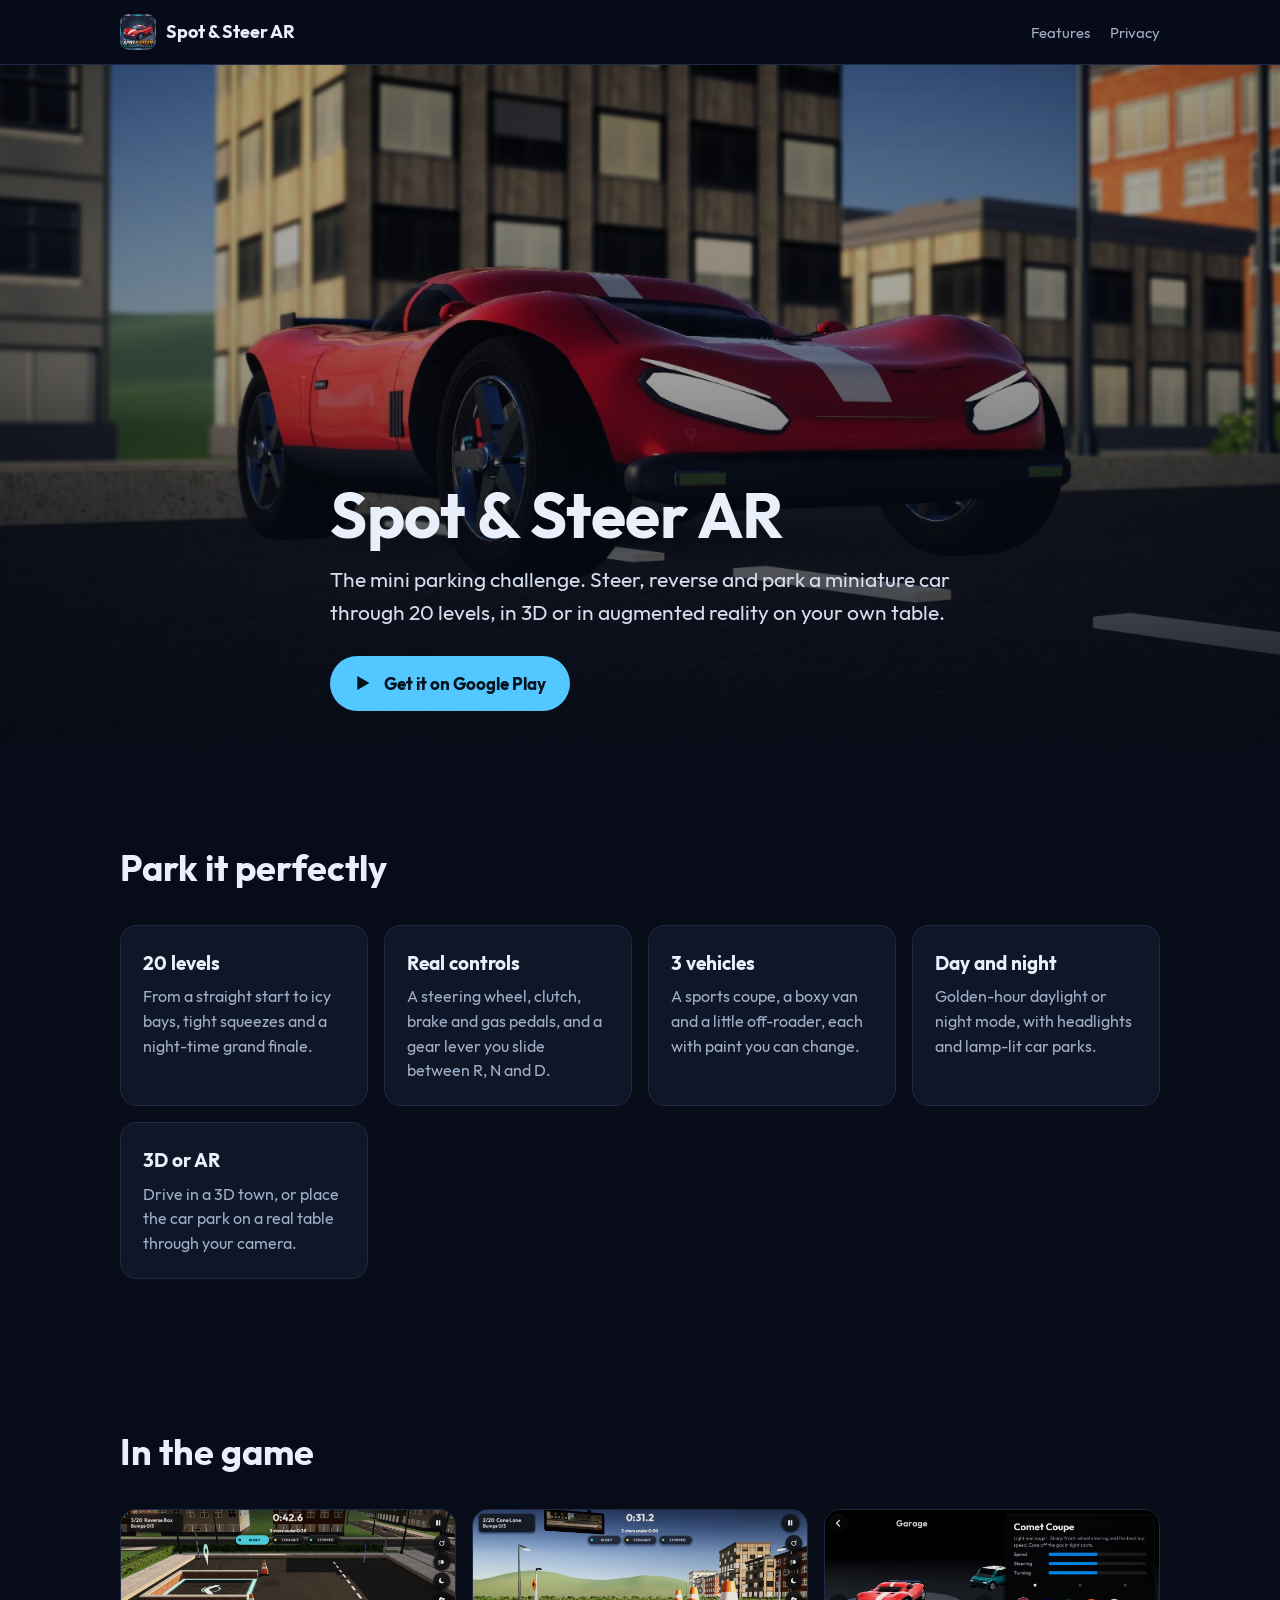
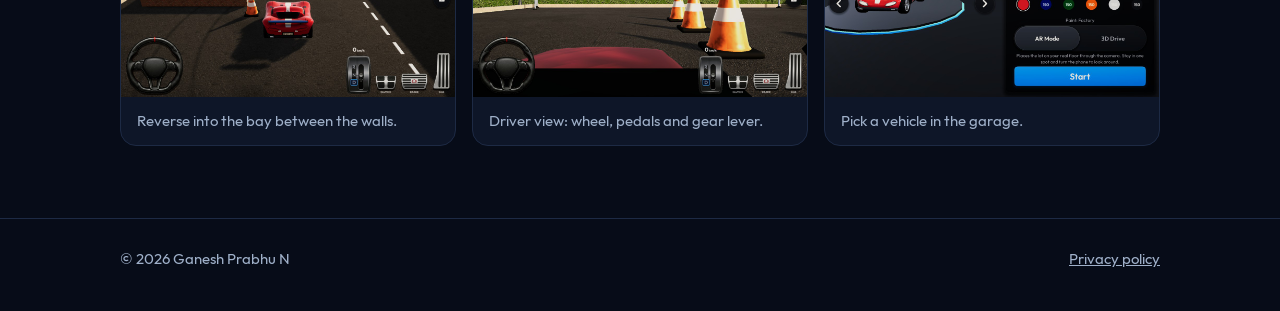
<file: index.html>
<!doctype html>
<html lang="en">
<head>
  <meta charset="utf-8">
  <meta name="viewport" content="width=device-width, initial-scale=1">
  <title>Spot &amp; Steer AR: Mini Parking Challenge</title>
  <meta name="description" content="Steer, reverse and park a miniature car through 20 levels, in 3D or in augmented reality on your own table. On Google Play.">
  <meta property="og:title" content="Spot &amp; Steer AR: Mini Parking Challenge">
  <meta property="og:description" content="Steer, reverse and park a miniature car, in 3D or in AR.">
  <meta property="og:image" content="images/hero.jpg">
  <link rel="icon" href="images/logo.png">
  <link rel="stylesheet" href="style.css">
</head>
<body>
  <header class="top">
    <div class="wrap">
      <a class="brand" href="./"><img src="images/logo.png" alt="">Spot &amp; Steer AR</a>
      <nav><a href="#features">Features</a><a href="privacy-policy.html">Privacy</a></nav>
    </div>
  </header>

  <main>
    <div class="hero">
      <img class="bg" src="images/hero.jpg" alt="The red coupe at golden hour, headlights on">
      <div class="wrap">
        <h1>Spot &amp; Steer AR</h1>
        <p>The mini parking challenge. Steer, reverse and park a miniature car through 20 levels, in 3D or in augmented reality on your own table.</p>
        <a class="button" href="https://play.google.com/store/apps/details?id=com.ganeshprabhu.spotsteer">
          <svg viewBox="0 0 24 24" aria-hidden="true"><path fill="currentColor" d="M4 3.5v17l14.5-8.5L4 3.5z"/></svg>
          Get it on Google Play
        </a>
      </div>
    </div>

    <section id="features">
      <div class="wrap">
        <h2>Park it perfectly</h2>
        <div class="features">
          <div class="feature"><h3>20 levels</h3><p>From a straight start to icy bays, tight squeezes and a night-time grand finale.</p></div>
          <div class="feature"><h3>Real controls</h3><p>A steering wheel, clutch, brake and gas pedals, and a gear lever you slide between R, N and D.</p></div>
          <div class="feature"><h3>3 vehicles</h3><p>A sports coupe, a boxy van and a little off-roader, each with paint you can change.</p></div>
          <div class="feature"><h3>Day and night</h3><p>Golden-hour daylight or night mode, with headlights and lamp-lit car parks.</p></div>
          <div class="feature"><h3>3D or AR</h3><p>Drive in a 3D town, or place the car park on a real table through your camera.</p></div>
        </div>
      </div>
    </section>

    <section>
      <div class="wrap">
        <h2>In the game</h2>
        <div class="gallery">
          <figure><img src="images/gameplay.jpg" alt="Chase view, reversing toward a bay" loading="lazy"><figcaption>Reverse into the bay between the walls.</figcaption></figure>
          <figure><img src="images/driver.jpg" alt="Driver view with wheel, pedals and gear lever" loading="lazy"><figcaption>Driver view: wheel, pedals and gear lever.</figcaption></figure>
          <figure><img src="images/garage.jpg" alt="The garage with three vehicles" loading="lazy"><figcaption>Pick a vehicle in the garage.</figcaption></figure>
        </div>
      </div>
    </section>
  </main>

  <footer>
    <div class="wrap">
      <span>&copy; 2026 Ganesh Prabhu N</span>
      <span><a href="privacy-policy.html">Privacy policy</a></span>
    </div>
  </footer>
</body>
</html>
</file>
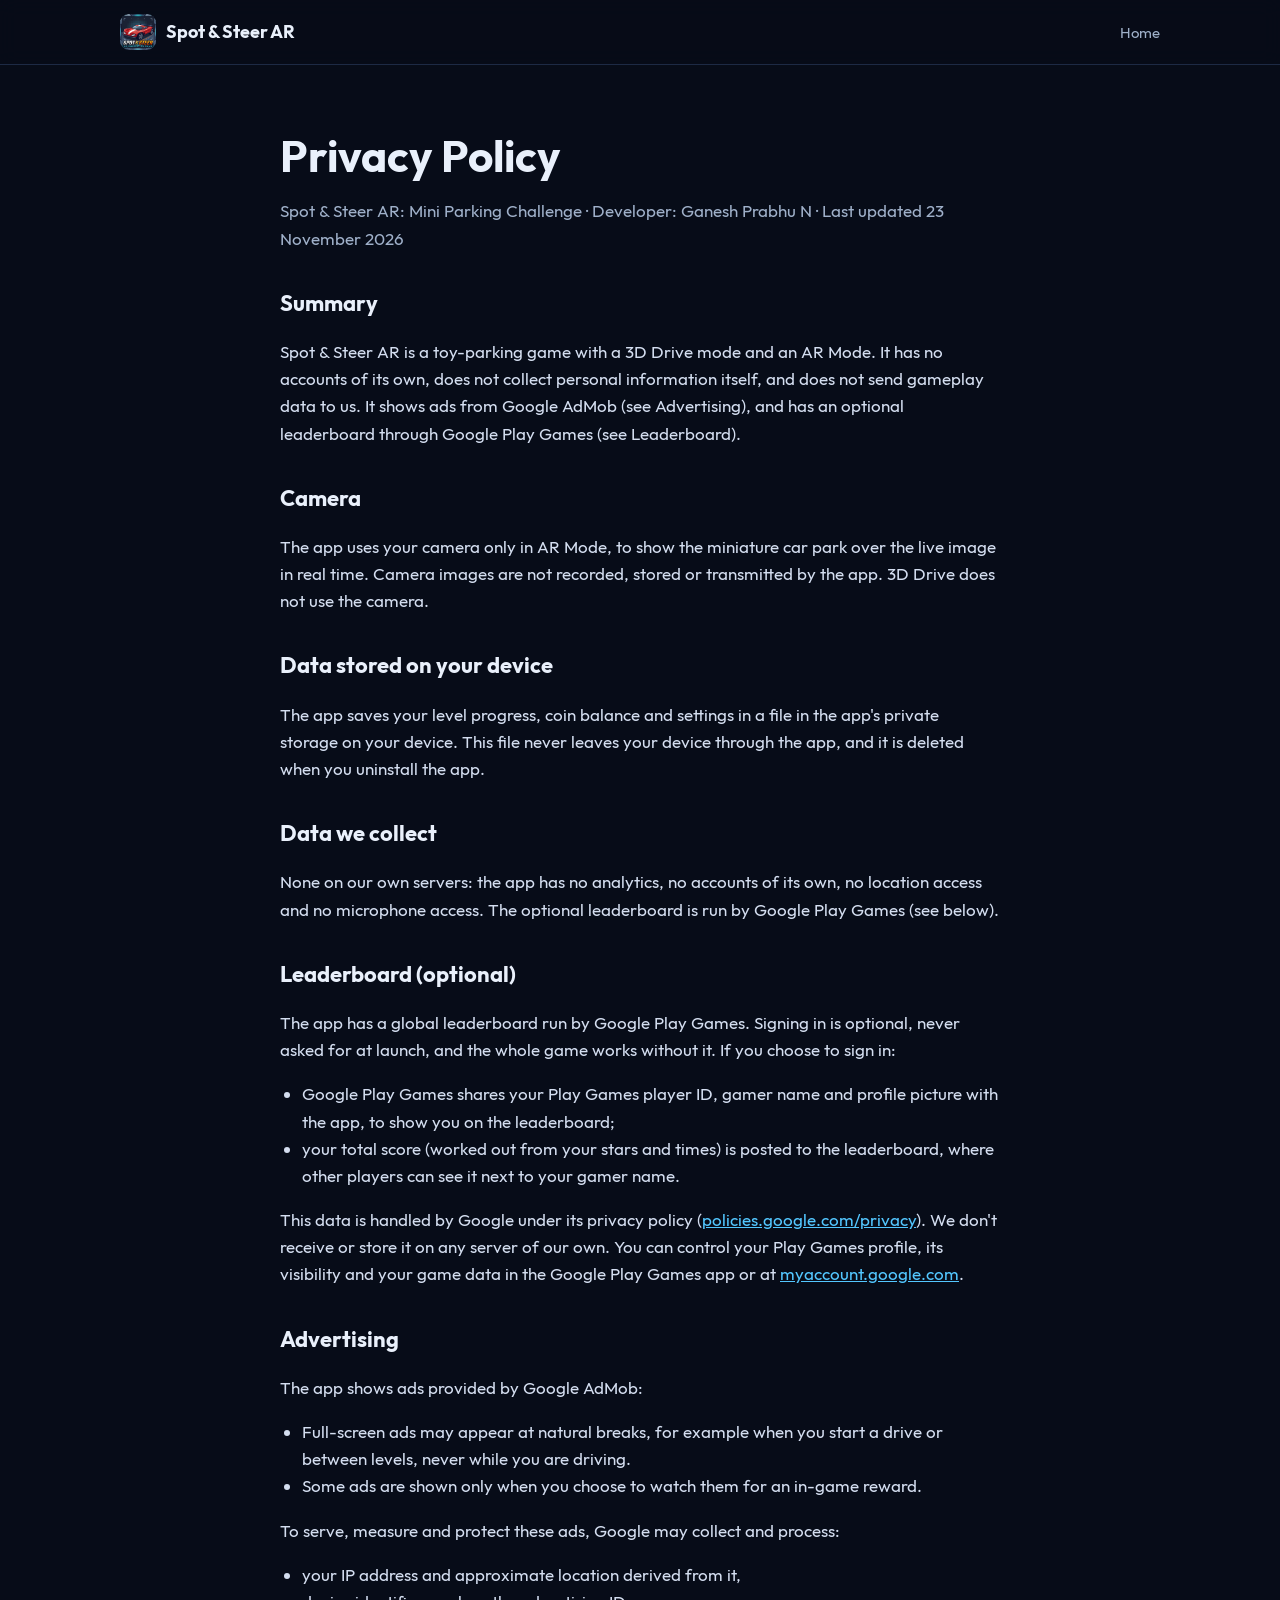
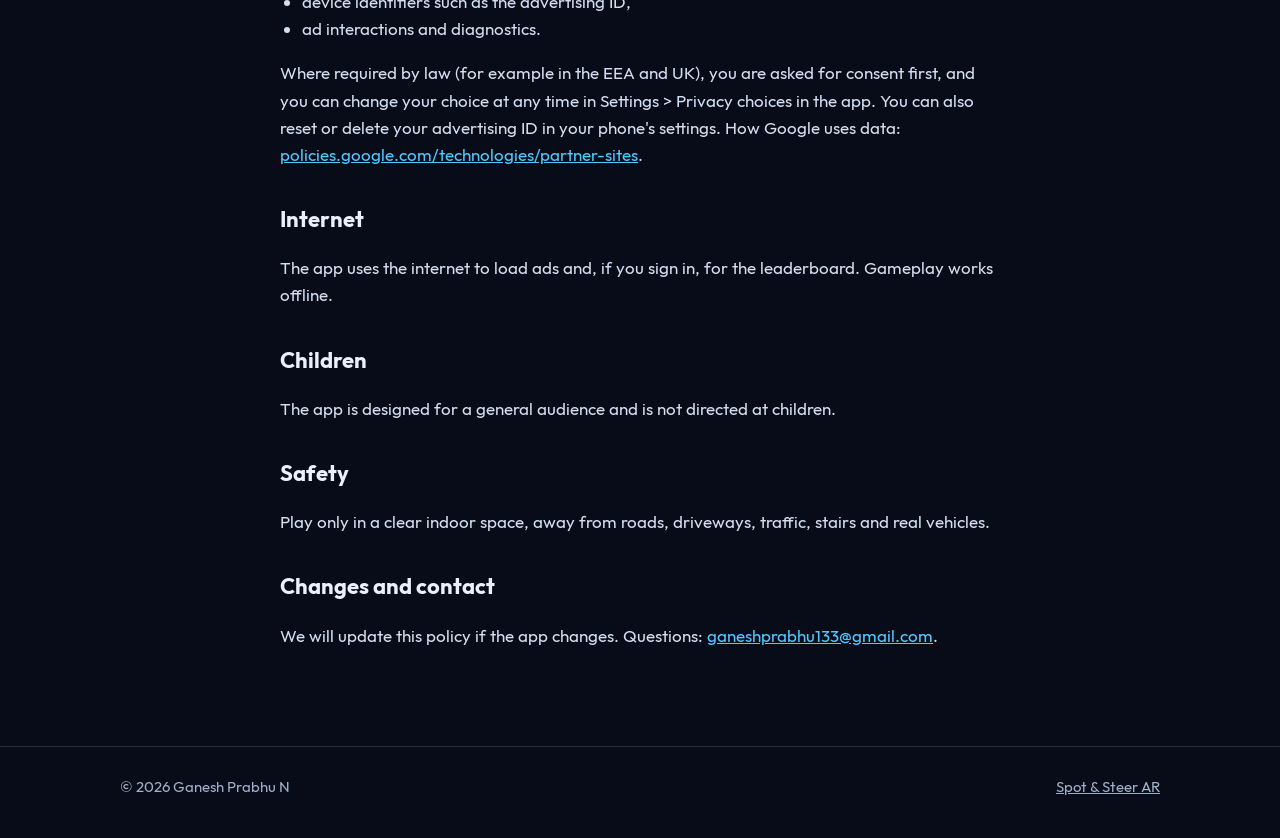
<file: privacy-policy.html>
<!doctype html>
<html lang="en">
<head>
  <meta charset="utf-8">
  <meta name="viewport" content="width=device-width, initial-scale=1">
  <title>Privacy Policy · Spot &amp; Steer AR</title>
  <meta name="description" content="Privacy policy for Spot & Steer AR: Mini Parking Challenge.">
  <link rel="icon" href="images/logo.png">
  <link rel="stylesheet" href="style.css">
</head>
<body>
  <header class="top">
    <div class="wrap">
      <a class="brand" href="./"><img src="images/logo.png" alt="">Spot &amp; Steer AR</a>
      <nav><a href="./">Home</a></nav>
    </div>
  </header>

  <main class="doc">
    <div class="wrap">
      <h1>Privacy Policy</h1>
      <p class="meta">Spot &amp; Steer AR: Mini Parking Challenge · Developer: Ganesh Prabhu N · Last updated 23 November 2026</p>

      <h2>Summary</h2>
      <p>Spot &amp; Steer AR is a toy-parking game with a 3D Drive mode and an AR Mode. It has no accounts of its own,
        does not collect personal information itself, and does not send gameplay data to us. It shows ads from Google
        AdMob (see Advertising), and has an optional leaderboard through Google Play Games (see Leaderboard).</p>

      <h2>Camera</h2>
      <p>The app uses your camera only in AR Mode, to show the miniature car park over the live image in real time.
        Camera images are not recorded, stored or transmitted by the app. 3D Drive does not use the camera.</p>

      <h2>Data stored on your device</h2>
      <p>The app saves your level progress, coin balance and settings in a file in the app's private storage on your
        device. This file never leaves your device through the app, and it is deleted when you uninstall the app.</p>

      <h2>Data we collect</h2>
      <p>None on our own servers: the app has no analytics, no accounts of its own, no location access and no
        microphone access. The optional leaderboard is run by Google Play Games (see below).</p>

      <h2>Leaderboard (optional)</h2>
      <p>The app has a global leaderboard run by Google Play Games. Signing in is optional, never asked for at launch,
        and the whole game works without it. If you choose to sign in:</p>
      <ul>
        <li>Google Play Games shares your Play Games player ID, gamer name and profile picture with the app, to show
          you on the leaderboard;</li>
        <li>your total score (worked out from your stars and times) is posted to the leaderboard, where other players
          can see it next to your gamer name.</li>
      </ul>
      <p>This data is handled by Google under its privacy policy
        (<a href="https://policies.google.com/privacy">policies.google.com/privacy</a>). We don't receive or store it on
        any server of our own. You can control your Play Games profile, its visibility and your game data in the Google
        Play Games app or at <a href="https://myaccount.google.com">myaccount.google.com</a>.</p>

      <h2>Advertising</h2>
      <p>The app shows ads provided by Google AdMob:</p>
      <ul>
        <li>Full-screen ads may appear at natural breaks, for example when you start a drive or between levels, never while you are driving.</li>
        <li>Some ads are shown only when you choose to watch them for an in-game reward.</li>
      </ul>
      <p>To serve, measure and protect these ads, Google may collect and process:</p>
      <ul>
        <li>your IP address and approximate location derived from it,</li>
        <li>device identifiers such as the advertising ID,</li>
        <li>ad interactions and diagnostics.</li>
      </ul>
      <p>Where required by law (for example in the EEA and UK), you are asked for consent first, and you can change
        your choice at any time in Settings &gt; Privacy choices in the app. You can also reset or delete your
        advertising ID in your phone's settings. How Google uses data:
        <a href="https://policies.google.com/technologies/partner-sites">policies.google.com/technologies/partner-sites</a>.</p>

      <h2>Internet</h2>
      <p>The app uses the internet to load ads and, if you sign in, for the leaderboard. Gameplay works offline.</p>

      <h2>Children</h2>
      <p>The app is designed for a general audience and is not directed at children.</p>

      <h2>Safety</h2>
      <p>Play only in a clear indoor space, away from roads, driveways, traffic, stairs and real vehicles.</p>

      <h2>Changes and contact</h2>
      <p>We will update this policy if the app changes. Questions:
        <a href="mailto:ganeshprabhu133@gmail.com">ganeshprabhu133@gmail.com</a>.</p>
    </div>
  </main>

  <footer>
    <div class="wrap">
      <span>&copy; 2026 Ganesh Prabhu N</span>
      <span><a href="./">Spot &amp; Steer AR</a></span>
    </div>
  </footer>
</body>
</html>
</file>
<file: style.css>
@font-face { font-family: "Outfit"; src: url("fonts/Outfit-Regular.ttf") format("truetype"); font-weight: 400; font-display: swap; }
@font-face { font-family: "Outfit"; src: url("fonts/Outfit-Bold.ttf") format("truetype"); font-weight: 700; font-display: swap; }

:root {
  --bg: #070c18;
  --panel: #0e1628;
  --line: #1d2a44;
  --text: #e9f0fb;
  --muted: #9fb0c9;
  --accent: #53c7ff;
  --accent-ink: #04121c;
  --radius: 16px;
}

* { box-sizing: border-box; }
html { -webkit-text-size-adjust: 100%; }
body {
  margin: 0;
  background: var(--bg);
  color: var(--text);
  font-family: "Outfit", system-ui, -apple-system, "Segoe UI", Roboto, sans-serif;
  font-size: 17px;
  line-height: 1.6;
}
a { color: var(--accent); }
img { max-width: 100%; display: block; }

.wrap { max-width: 1080px; margin: 0 auto; padding: 0 20px; }

/* header */
.top { position: sticky; top: 0; z-index: 10; background: rgba(7, 12, 24, 0.86); backdrop-filter: blur(10px); border-bottom: 1px solid var(--line); }
.top .wrap { display: flex; align-items: center; justify-content: space-between; height: 64px; }
.brand { display: flex; align-items: center; gap: 10px; color: var(--text); text-decoration: none; font-weight: 700; font-size: 18px; }
.brand img { width: 36px; height: 36px; border-radius: 9px; }
.top nav a { color: var(--muted); text-decoration: none; margin-left: 20px; font-size: 15px; }
.top nav a:hover { color: var(--text); }

/* hero */
.hero { position: relative; min-height: 78vh; display: flex; align-items: flex-end; overflow: hidden; }
.hero img.bg { position: absolute; inset: 0; width: 100%; height: 100%; object-fit: cover; }
.hero::after { content: ""; position: absolute; inset: 0; background: linear-gradient(180deg, rgba(7,12,24,0.15) 0%, rgba(7,12,24,0.35) 45%, var(--bg) 100%); }
.hero .wrap { position: relative; z-index: 1; padding-bottom: 56px; }
.hero h1 { font-size: clamp(34px, 6vw, 64px); line-height: 1.05; margin: 0 0 14px; letter-spacing: -0.5px; }
.hero p { font-size: clamp(17px, 2.2vw, 21px); color: #d4def0; max-width: 620px; margin: 0 0 26px; }
.button { display: inline-flex; align-items: center; gap: 10px; background: var(--accent); color: var(--accent-ink); font-weight: 700; text-decoration: none; padding: 14px 24px; border-radius: 999px; font-size: 17px; }
.button:hover { filter: brightness(1.08); }
.button svg { width: 20px; height: 20px; }

/* sections */
section { padding: 72px 0; }
section h2 { font-size: clamp(26px, 3.6vw, 36px); margin: 0 0 28px; }
.features { display: grid; grid-template-columns: repeat(auto-fit, minmax(230px, 1fr)); gap: 16px; }
.feature { background: var(--panel); border: 1px solid var(--line); border-radius: var(--radius); padding: 22px; }
.feature h3 { margin: 0 0 6px; font-size: 19px; }
.feature p { margin: 0; color: var(--muted); font-size: 15.5px; }

.gallery { display: grid; grid-template-columns: repeat(auto-fit, minmax(300px, 1fr)); gap: 16px; }
.gallery figure { margin: 0; background: var(--panel); border: 1px solid var(--line); border-radius: var(--radius); overflow: hidden; }
.gallery img { aspect-ratio: 16 / 9; object-fit: cover; width: 100%; }
.gallery figcaption { padding: 12px 16px; color: var(--muted); font-size: 15px; }

/* long text pages */
.doc { padding: 56px 0 80px; }
.doc .wrap { max-width: 760px; }
.doc h1 { font-size: clamp(30px, 5vw, 44px); margin: 0 0 6px; }
.doc .meta { color: var(--muted); margin: 0 0 32px; }
.doc h2 { font-size: 22px; margin: 34px 0 8px; }
.doc p, .doc li { color: #d4def0; }
.doc ul { padding-left: 22px; }

footer { border-top: 1px solid var(--line); padding: 28px 0 40px; color: var(--muted); font-size: 14.5px; }
footer .wrap { display: flex; flex-wrap: wrap; gap: 8px 24px; justify-content: space-between; }
footer a { color: var(--muted); }

@media (max-width: 560px) {
  body { font-size: 16px; }
  .top nav a { margin-left: 14px; }
  .hero { min-height: 70vh; }
  section { padding: 56px 0; }
}
</file>
